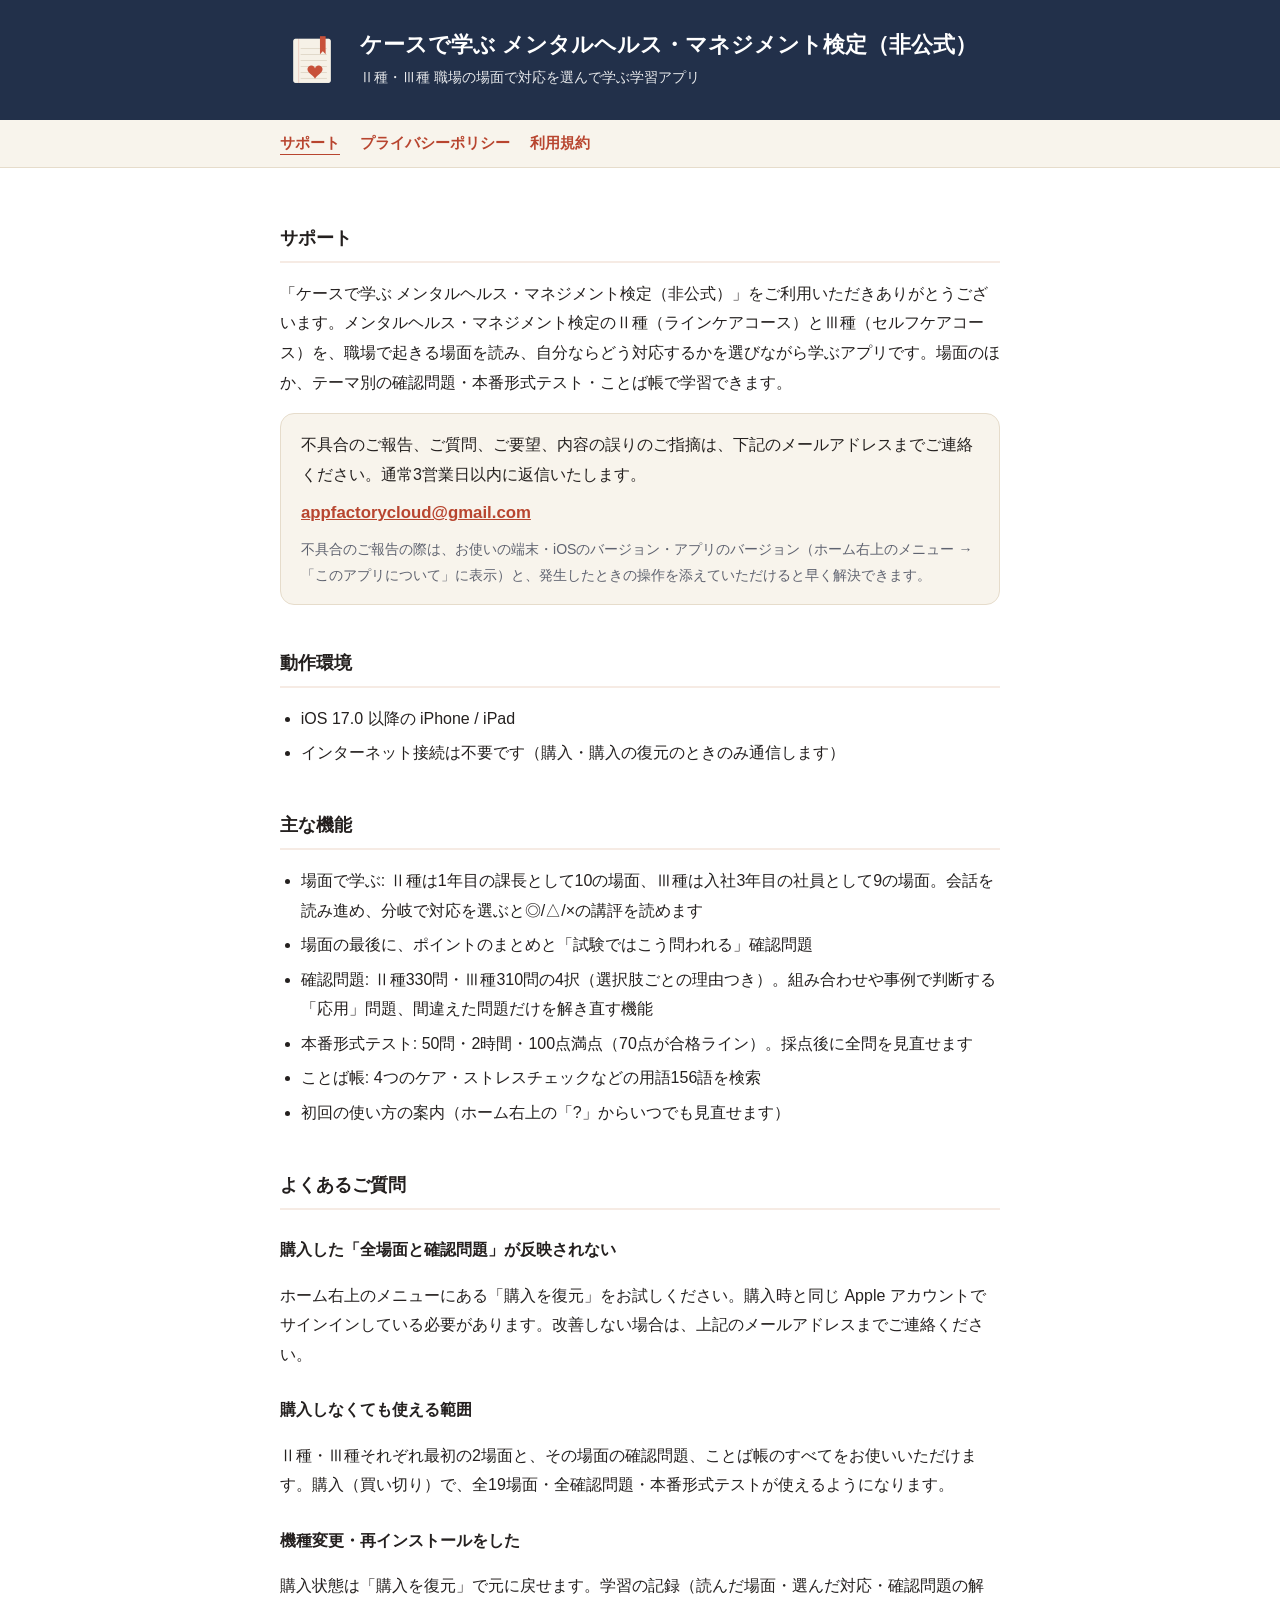
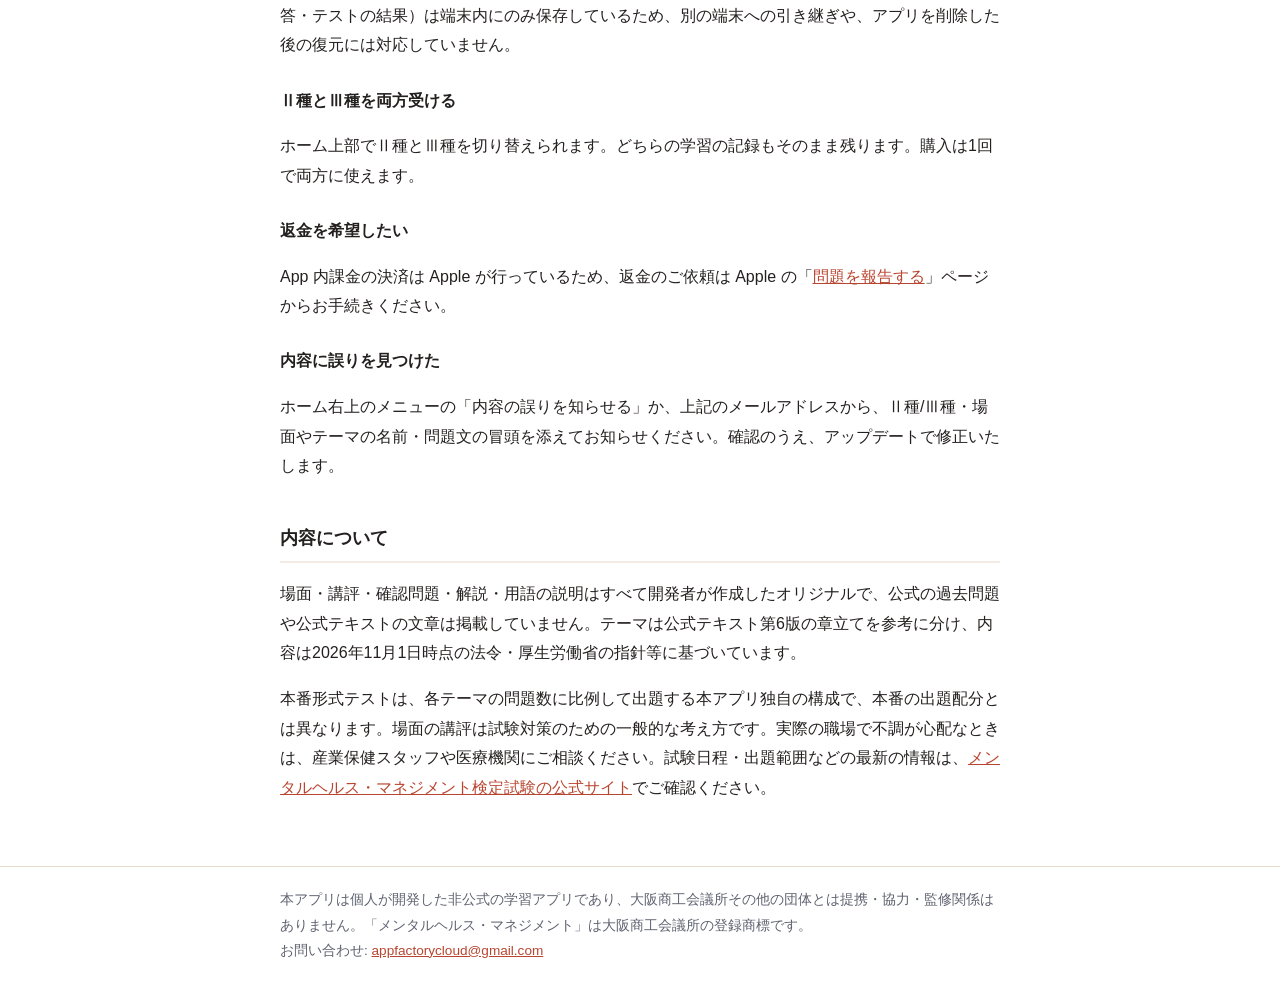
<file: docs/index.html>
<!DOCTYPE html>
<html lang="ja">
<head>
<meta charset="UTF-8">
<meta name="viewport" content="width=device-width, initial-scale=1.0">
<title>サポート | ケースで学ぶ メンタルヘルス・マネジメント検定（非公式）</title>
<meta name="description" content="ケースで学ぶ メンタルヘルス・マネジメント検定（非公式）のサポートページ。お問い合わせ先とよくあるご質問。">
<link rel="icon" href="icon.png">
<link rel="apple-touch-icon" href="icon.png">
<link rel="stylesheet" href="style.css">
</head>
<body>
<header>
  <div class="inner">
    <img src="icon.png" alt="">
    <div>
      <h1>ケースで学ぶ メンタルヘルス・マネジメント検定<span class="nowrap">（非公式）</span></h1>
      <p>Ⅱ種・Ⅲ種 職場の場面で対応を選んで学ぶ学習アプリ</p>
    </div>
  </div>
</header>
<nav>
  <div class="inner">
    <a href="index.html" aria-current="page">サポート</a>
    <a href="privacy.html">プライバシーポリシー</a>
    <a href="terms.html">利用規約</a>
  </div>
</nav>
<main>
<h2>サポート</h2>
<p>「ケースで学ぶ メンタルヘルス・マネジメント検定（非公式）」をご利用いただきありがとうございます。メンタルヘルス・マネジメント検定のⅡ種（ラインケアコース）とⅢ種（セルフケアコース）を、職場で起きる場面を読み、自分ならどう対応するかを選びながら学ぶアプリです。場面のほか、テーマ別の確認問題・本番形式テスト・ことば帳で学習できます。</p>

<div class="card">
  <p style="margin:0">不具合のご報告、ご質問、ご要望、内容の誤りのご指摘は、下記のメールアドレスまでご連絡ください。通常3営業日以内に返信いたします。</p>
  <p class="contact" style="margin:8px 0 0"><a href="mailto:appfactorycloud@gmail.com?subject=%E3%80%90%E3%82%B1%E3%83%BC%E3%82%B9%E3%81%A7%E5%AD%A6%E3%81%B6%20%E3%83%A1%E3%83%B3%E3%82%BF%E3%83%AB%E3%83%98%E3%83%AB%E3%82%B9%E3%80%91%E3%81%8A%E5%95%8F%E3%81%84%E5%90%88%E3%82%8F%E3%81%9B">appfactorycloud@gmail.com</a></p>
  <p class="note" style="margin:8px 0 0">不具合のご報告の際は、お使いの端末・iOSのバージョン・アプリのバージョン（ホーム右上のメニュー →「このアプリについて」に表示）と、発生したときの操作を添えていただけると早く解決できます。</p>
</div>

<h2>動作環境</h2>
<ul>
  <li>iOS 17.0 以降の iPhone / iPad</li>
  <li>インターネット接続は不要です（購入・購入の復元のときのみ通信します）</li>
</ul>

<h2>主な機能</h2>
<ul>
  <li>場面で学ぶ: Ⅱ種は1年目の課長として10の場面、Ⅲ種は入社3年目の社員として9の場面。会話を読み進め、分岐で対応を選ぶと◎/△/×の講評を読めます</li>
  <li>場面の最後に、ポイントのまとめと「試験ではこう問われる」確認問題</li>
  <li>確認問題: Ⅱ種330問・Ⅲ種310問の4択（選択肢ごとの理由つき）。組み合わせや事例で判断する「応用」問題、間違えた問題だけを解き直す機能</li>
  <li>本番形式テスト: 50問・2時間・100点満点（70点が合格ライン）。採点後に全問を見直せます</li>
  <li>ことば帳: 4つのケア・ストレスチェックなどの用語156語を検索</li>
  <li>初回の使い方の案内（ホーム右上の「?」からいつでも見直せます）</li>
</ul>

<h2>よくあるご質問</h2>
<h3>購入した「全場面と確認問題」が反映されない</h3>
<p>ホーム右上のメニューにある「購入を復元」をお試しください。購入時と同じ Apple アカウントでサインインしている必要があります。改善しない場合は、上記のメールアドレスまでご連絡ください。</p>
<h3>購入しなくても使える範囲</h3>
<p>Ⅱ種・Ⅲ種それぞれ最初の2場面と、その場面の確認問題、ことば帳のすべてをお使いいただけます。購入（買い切り）で、全19場面・全確認問題・本番形式テストが使えるようになります。</p>
<h3>機種変更・再インストールをした</h3>
<p>購入状態は「購入を復元」で元に戻せます。学習の記録（読んだ場面・選んだ対応・確認問題の解答・テストの結果）は端末内にのみ保存しているため、別の端末への引き継ぎや、アプリを削除した後の復元には対応していません。</p>
<h3>Ⅱ種とⅢ種を両方受ける</h3>
<p>ホーム上部でⅡ種とⅢ種を切り替えられます。どちらの学習の記録もそのまま残ります。購入は1回で両方に使えます。</p>
<h3>返金を希望したい</h3>
<p>App 内課金の決済は Apple が行っているため、返金のご依頼は Apple の「<a href="https://reportaproblem.apple.com/">問題を報告する</a>」ページからお手続きください。</p>
<h3>内容に誤りを見つけた</h3>
<p>ホーム右上のメニューの「内容の誤りを知らせる」か、上記のメールアドレスから、Ⅱ種/Ⅲ種・場面やテーマの名前・問題文の冒頭を添えてお知らせください。確認のうえ、アップデートで修正いたします。</p>

<h2>内容について</h2>
<p>場面・講評・確認問題・解説・用語の説明はすべて開発者が作成したオリジナルで、公式の過去問題や公式テキストの文章は掲載していません。テーマは公式テキスト第6版の章立てを参考に分け、内容は2026年11月1日時点の法令・厚生労働省の指針等に基づいています。</p>
<p>本番形式テストは、各テーマの問題数に比例して出題する本アプリ独自の構成で、本番の出題配分とは異なります。場面の講評は試験対策のための一般的な考え方です。実際の職場で不調が心配なときは、産業保健スタッフや医療機関にご相談ください。試験日程・出題範囲などの最新の情報は、<a href="https://www.mental-health.ne.jp/">メンタルヘルス・マネジメント検定試験の公式サイト</a>でご確認ください。</p>

</main>
<footer>
  <div class="inner">
    本アプリは個人が開発した非公式の学習アプリであり、大阪商工会議所その他の団体とは提携・協力・監修関係はありません。「メンタルヘルス・マネジメント」は大阪商工会議所の登録商標です。<br>
    お問い合わせ: <a href="mailto:appfactorycloud@gmail.com">appfactorycloud@gmail.com</a>
  </div>
</footer>
</body>
</html>
</file>
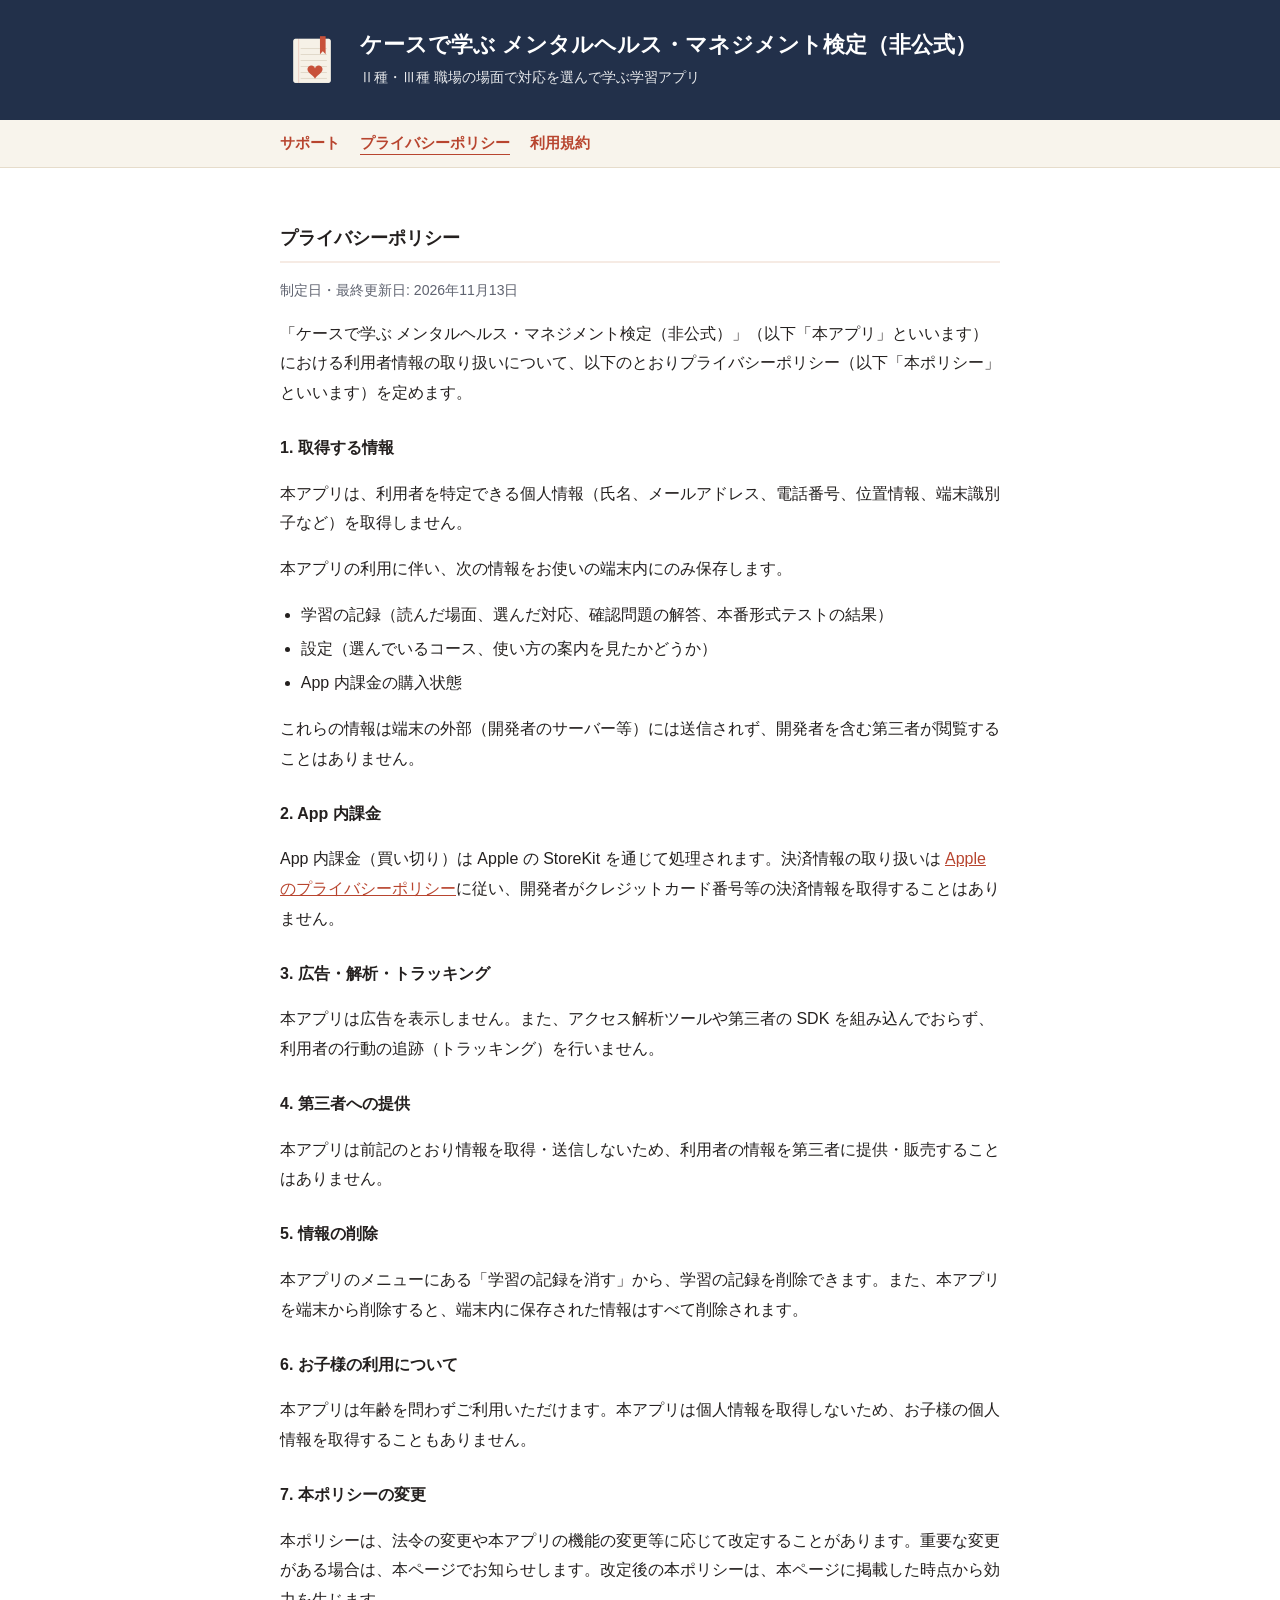
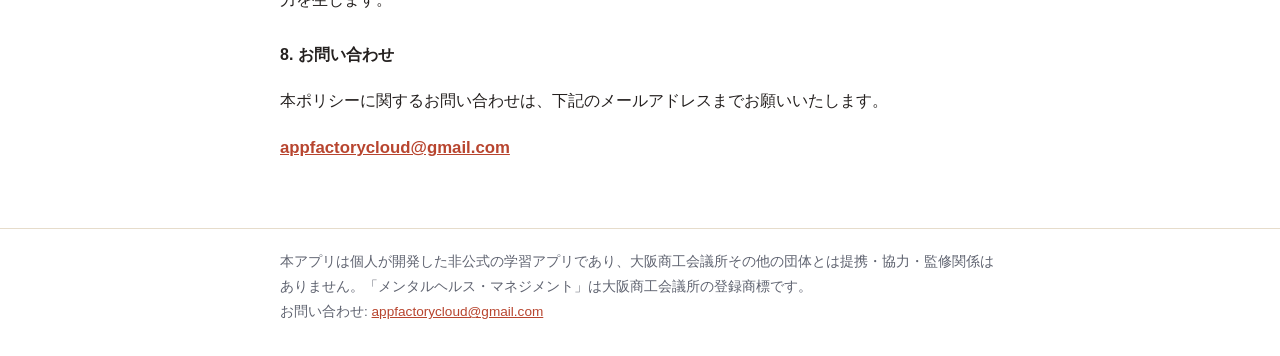
<file: docs/privacy.html>
<!DOCTYPE html>
<html lang="ja">
<head>
<meta charset="UTF-8">
<meta name="viewport" content="width=device-width, initial-scale=1.0">
<title>プライバシーポリシー | ケースで学ぶ メンタルヘルス・マネジメント検定（非公式）</title>
<meta name="description" content="ケースで学ぶ メンタルヘルス・マネジメント検定（非公式）のプライバシーポリシー。">
<link rel="icon" href="icon.png">
<link rel="apple-touch-icon" href="icon.png">
<link rel="stylesheet" href="style.css">
</head>
<body>
<header>
  <div class="inner">
    <img src="icon.png" alt="">
    <div>
      <h1>ケースで学ぶ メンタルヘルス・マネジメント検定<span class="nowrap">（非公式）</span></h1>
      <p>Ⅱ種・Ⅲ種 職場の場面で対応を選んで学ぶ学習アプリ</p>
    </div>
  </div>
</header>
<nav>
  <div class="inner">
    <a href="index.html">サポート</a>
    <a href="privacy.html" aria-current="page">プライバシーポリシー</a>
    <a href="terms.html">利用規約</a>
  </div>
</nav>
<main>
<h2>プライバシーポリシー</h2>
<p class="updated">制定日・最終更新日: 2026年11月13日</p>
<p>「ケースで学ぶ メンタルヘルス・マネジメント検定（非公式）」（以下「本アプリ」といいます）における利用者情報の取り扱いについて、以下のとおりプライバシーポリシー（以下「本ポリシー」といいます）を定めます。</p>

<h3>1. 取得する情報</h3>
<p>本アプリは、利用者を特定できる個人情報（氏名、メールアドレス、電話番号、位置情報、端末識別子など）を取得しません。</p>
<p>本アプリの利用に伴い、次の情報をお使いの端末内にのみ保存します。</p>
<ul>
  <li>学習の記録（読んだ場面、選んだ対応、確認問題の解答、本番形式テストの結果）</li>
  <li>設定（選んでいるコース、使い方の案内を見たかどうか）</li>
  <li>App 内課金の購入状態</li>
</ul>
<p>これらの情報は端末の外部（開発者のサーバー等）には送信されず、開発者を含む第三者が閲覧することはありません。</p>

<h3>2. App 内課金</h3>
<p>App 内課金（買い切り）は Apple の StoreKit を通じて処理されます。決済情報の取り扱いは <a href="https://www.apple.com/jp/legal/privacy/">Apple のプライバシーポリシー</a>に従い、開発者がクレジットカード番号等の決済情報を取得することはありません。</p>

<h3>3. 広告・解析・トラッキング</h3>
<p>本アプリは広告を表示しません。また、アクセス解析ツールや第三者の SDK を組み込んでおらず、利用者の行動の追跡（トラッキング）を行いません。</p>

<h3>4. 第三者への提供</h3>
<p>本アプリは前記のとおり情報を取得・送信しないため、利用者の情報を第三者に提供・販売することはありません。</p>

<h3>5. 情報の削除</h3>
<p>本アプリのメニューにある「学習の記録を消す」から、学習の記録を削除できます。また、本アプリを端末から削除すると、端末内に保存された情報はすべて削除されます。</p>

<h3>6. お子様の利用について</h3>
<p>本アプリは年齢を問わずご利用いただけます。本アプリは個人情報を取得しないため、お子様の個人情報を取得することもありません。</p>

<h3>7. 本ポリシーの変更</h3>
<p>本ポリシーは、法令の変更や本アプリの機能の変更等に応じて改定することがあります。重要な変更がある場合は、本ページでお知らせします。改定後の本ポリシーは、本ページに掲載した時点から効力を生じます。</p>

<h3>8. お問い合わせ</h3>
<p>本ポリシーに関するお問い合わせは、下記のメールアドレスまでお願いいたします。</p>
<p class="contact"><a href="mailto:appfactorycloud@gmail.com">appfactorycloud@gmail.com</a></p>

</main>
<footer>
  <div class="inner">
    本アプリは個人が開発した非公式の学習アプリであり、大阪商工会議所その他の団体とは提携・協力・監修関係はありません。「メンタルヘルス・マネジメント」は大阪商工会議所の登録商標です。<br>
    お問い合わせ: <a href="mailto:appfactorycloud@gmail.com">appfactorycloud@gmail.com</a>
  </div>
</footer>
</body>
</html>
</file>
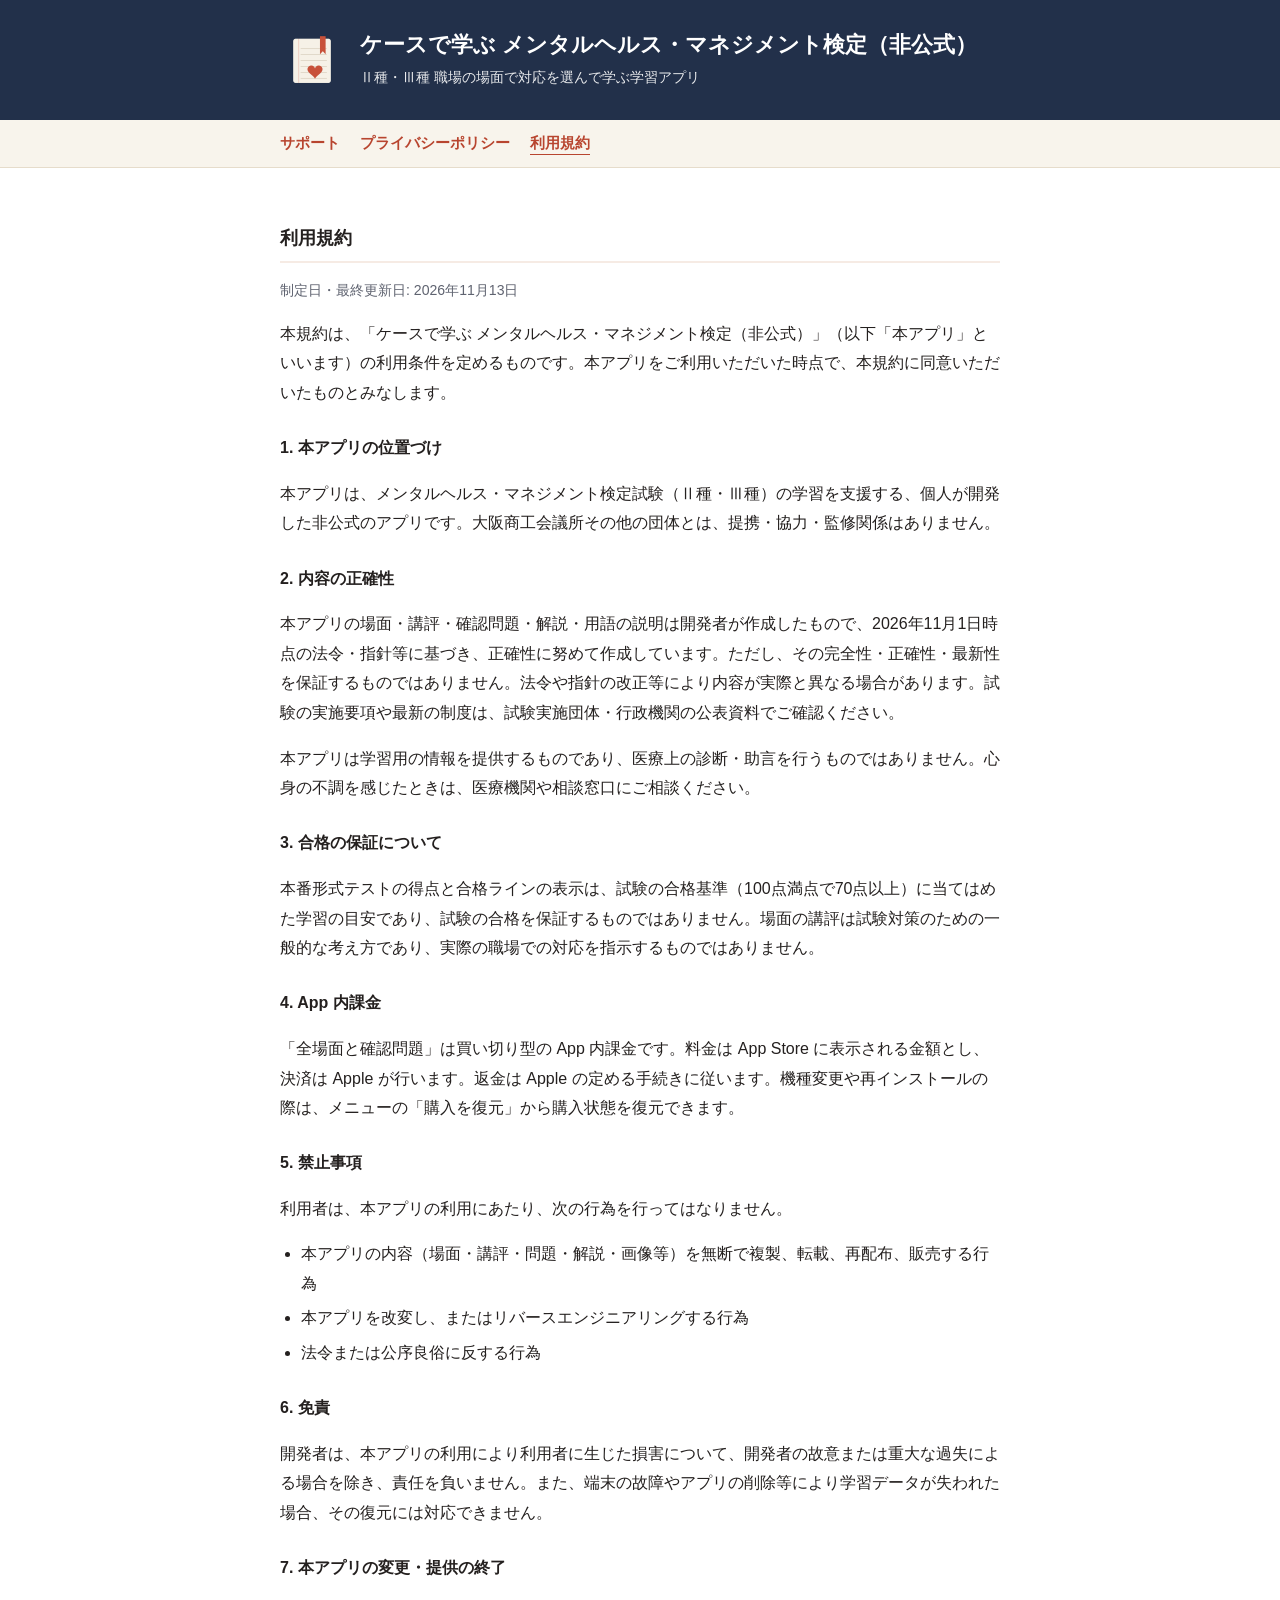
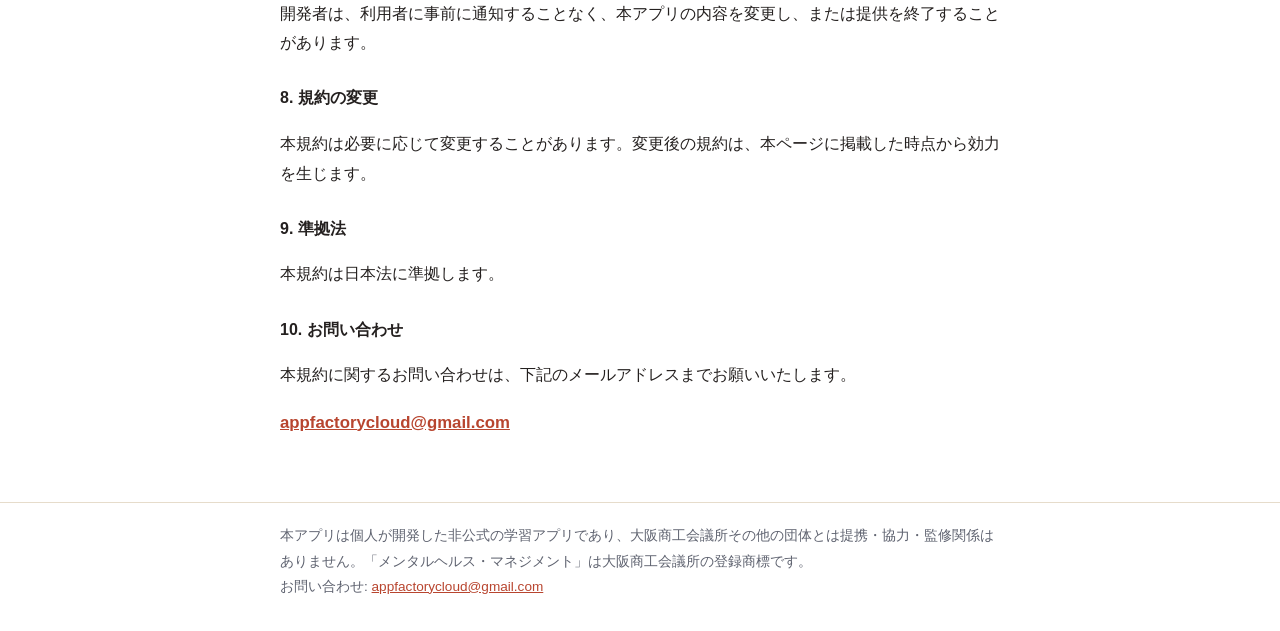
<file: docs/terms.html>
<!DOCTYPE html>
<html lang="ja">
<head>
<meta charset="UTF-8">
<meta name="viewport" content="width=device-width, initial-scale=1.0">
<title>利用規約 | ケースで学ぶ メンタルヘルス・マネジメント検定（非公式）</title>
<meta name="description" content="ケースで学ぶ メンタルヘルス・マネジメント検定（非公式）の利用規約。">
<link rel="icon" href="icon.png">
<link rel="apple-touch-icon" href="icon.png">
<link rel="stylesheet" href="style.css">
</head>
<body>
<header>
  <div class="inner">
    <img src="icon.png" alt="">
    <div>
      <h1>ケースで学ぶ メンタルヘルス・マネジメント検定<span class="nowrap">（非公式）</span></h1>
      <p>Ⅱ種・Ⅲ種 職場の場面で対応を選んで学ぶ学習アプリ</p>
    </div>
  </div>
</header>
<nav>
  <div class="inner">
    <a href="index.html">サポート</a>
    <a href="privacy.html">プライバシーポリシー</a>
    <a href="terms.html" aria-current="page">利用規約</a>
  </div>
</nav>
<main>
<h2>利用規約</h2>
<p class="updated">制定日・最終更新日: 2026年11月13日</p>
<p>本規約は、「ケースで学ぶ メンタルヘルス・マネジメント検定（非公式）」（以下「本アプリ」といいます）の利用条件を定めるものです。本アプリをご利用いただいた時点で、本規約に同意いただいたものとみなします。</p>

<h3>1. 本アプリの位置づけ</h3>
<p>本アプリは、メンタルヘルス・マネジメント検定試験（Ⅱ種・Ⅲ種）の学習を支援する、個人が開発した非公式のアプリです。大阪商工会議所その他の団体とは、提携・協力・監修関係はありません。</p>

<h3>2. 内容の正確性</h3>
<p>本アプリの場面・講評・確認問題・解説・用語の説明は開発者が作成したもので、2026年11月1日時点の法令・指針等に基づき、正確性に努めて作成しています。ただし、その完全性・正確性・最新性を保証するものではありません。法令や指針の改正等により内容が実際と異なる場合があります。試験の実施要項や最新の制度は、試験実施団体・行政機関の公表資料でご確認ください。</p>
<p>本アプリは学習用の情報を提供するものであり、医療上の診断・助言を行うものではありません。心身の不調を感じたときは、医療機関や相談窓口にご相談ください。</p>

<h3>3. 合格の保証について</h3>
<p>本番形式テストの得点と合格ラインの表示は、試験の合格基準（100点満点で70点以上）に当てはめた学習の目安であり、試験の合格を保証するものではありません。場面の講評は試験対策のための一般的な考え方であり、実際の職場での対応を指示するものではありません。</p>

<h3>4. App 内課金</h3>
<p>「全場面と確認問題」は買い切り型の App 内課金です。料金は App Store に表示される金額とし、決済は Apple が行います。返金は Apple の定める手続きに従います。機種変更や再インストールの際は、メニューの「購入を復元」から購入状態を復元できます。</p>

<h3>5. 禁止事項</h3>
<p>利用者は、本アプリの利用にあたり、次の行為を行ってはなりません。</p>
<ul>
  <li>本アプリの内容（場面・講評・問題・解説・画像等）を無断で複製、転載、再配布、販売する行為</li>
  <li>本アプリを改変し、またはリバースエンジニアリングする行為</li>
  <li>法令または公序良俗に反する行為</li>
</ul>

<h3>6. 免責</h3>
<p>開発者は、本アプリの利用により利用者に生じた損害について、開発者の故意または重大な過失による場合を除き、責任を負いません。また、端末の故障やアプリの削除等により学習データが失われた場合、その復元には対応できません。</p>

<h3>7. 本アプリの変更・提供の終了</h3>
<p>開発者は、利用者に事前に通知することなく、本アプリの内容を変更し、または提供を終了することがあります。</p>

<h3>8. 規約の変更</h3>
<p>本規約は必要に応じて変更することがあります。変更後の規約は、本ページに掲載した時点から効力を生じます。</p>

<h3>9. 準拠法</h3>
<p>本規約は日本法に準拠します。</p>

<h3>10. お問い合わせ</h3>
<p>本規約に関するお問い合わせは、下記のメールアドレスまでお願いいたします。</p>
<p class="contact"><a href="mailto:appfactorycloud@gmail.com">appfactorycloud@gmail.com</a></p>

</main>
<footer>
  <div class="inner">
    本アプリは個人が開発した非公式の学習アプリであり、大阪商工会議所その他の団体とは提携・協力・監修関係はありません。「メンタルヘルス・マネジメント」は大阪商工会議所の登録商標です。<br>
    お問い合わせ: <a href="mailto:appfactorycloud@gmail.com">appfactorycloud@gmail.com</a>
  </div>
</footer>
</body>
</html>
</file>
<file: docs/style.css>
:root {
  --brand: #b8452f;
  --header: #22304a;
  --brand-soft: #f6ebe4;
  --ink: #24201f;
  --muted: #5f6370;
  --bg: #ffffff;
  --surface: #f8f4ec;
  --line: #e6dccb;
}
@media (prefers-color-scheme: dark) {
  :root {
    --brand: #f0a089;
    --header: #1a2438;
    --brand-soft: #2e2320;
    --ink: #f4eff0;
    --muted: #a7aabb;
    --bg: #13121c;
    --surface: #1f2128;
    --line: #33363f;
  }
}
* { box-sizing: border-box; }
html { -webkit-text-size-adjust: 100%; }
body {
  overflow-wrap: anywhere;
  margin: 0;
  font-family: -apple-system, BlinkMacSystemFont, "Hiragino Sans", "Hiragino Kaku Gothic ProN", "Noto Sans JP", sans-serif;
  line-height: 1.85;
  color: var(--ink);
  background: var(--bg);
}
header { background: var(--header); color: #fff; }
header .inner, main, footer .inner { max-width: 760px; margin: 0 auto; padding: 0 20px; }
header .inner { padding-top: 28px; padding-bottom: 28px; display: flex; gap: 16px; align-items: center; }
header img { width: 64px; height: 64px; border-radius: 15px; flex: none; }
header h1 { margin: 0; font-size: 1.35rem; line-height: 1.4; overflow-wrap: anywhere; }
header p { margin: 4px 0 0; opacity: 0.9; font-size: 0.9rem; }
nav { border-bottom: 1px solid var(--line); background: var(--surface); }
nav .inner { max-width: 760px; margin: 0 auto; padding: 10px 20px; display: flex; gap: 20px; flex-wrap: wrap; font-size: 0.92rem; }
a { color: var(--brand); }
nav a { text-decoration: none; font-weight: 600; }
nav a[aria-current="page"] { text-decoration: underline; text-underline-offset: 6px; }
main { padding-top: 12px; padding-bottom: 48px; }
h2 { font-size: 1.15rem; margin: 2.2em 0 0.6em; padding-bottom: 6px; border-bottom: 2px solid var(--brand-soft); }
h3 { font-size: 1rem; margin: 1.6em 0 0.3em; }
.updated { color: var(--muted); font-size: 0.88rem; }
.card { background: var(--surface); border: 1px solid var(--line); border-radius: 14px; padding: 16px 20px; margin: 16px 0; }
.contact { font-size: 1.05rem; font-weight: 700; word-break: break-all; }
.note { color: var(--muted); font-size: 0.88rem; }
ul { padding-left: 1.3em; }
li { margin: 0.3em 0; }
footer { border-top: 1px solid var(--line); color: var(--muted); font-size: 0.85rem; }
footer .inner { padding-top: 20px; padding-bottom: 32px; }
.nowrap { white-space: nowrap; }
</file>
